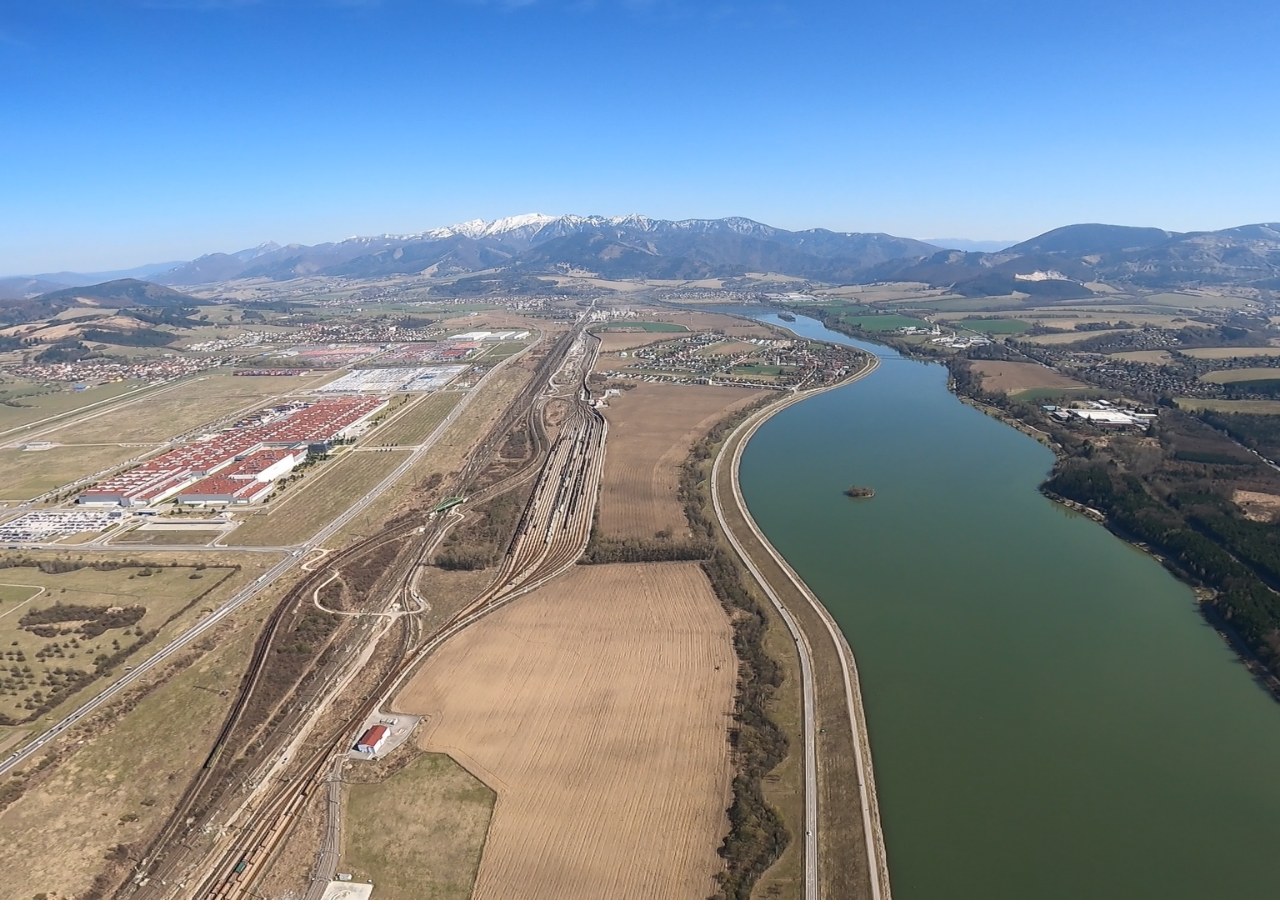
<file: kamery.html>
<!DOCTYPE html>
<html lang="sk">
<head>
<title>Kamery</title>
<meta charset="UTF-8">
    <meta name="viewport" content="width=device-width, initial-scale=1.0">
    <link rel="stylesheet" href="homepage.css">
    <link rel="preconnect" href="https://fonts.googleapis.com">
    <link rel="preconnect" href="https://fonts.googleapis.com">
    <link rel="preconnect" href="https://fonts.googleapis.com">
    <link rel="preconnect" href="https://fonts.gstatic.com" crossorigin>
    <link href="https://fonts.googleapis.com/css2?family=Sigmar+One&display=swap" rel="stylesheet">
</head>
<body class="bodyCam">

    <div id="camStranikWrap"> <iframe class="iFrameStranik" src="http://195.80.164.74:8090/stranik.webm" frameborder="0" allowfullscreen></iframe></div>
    
    



    
</body>
</file>
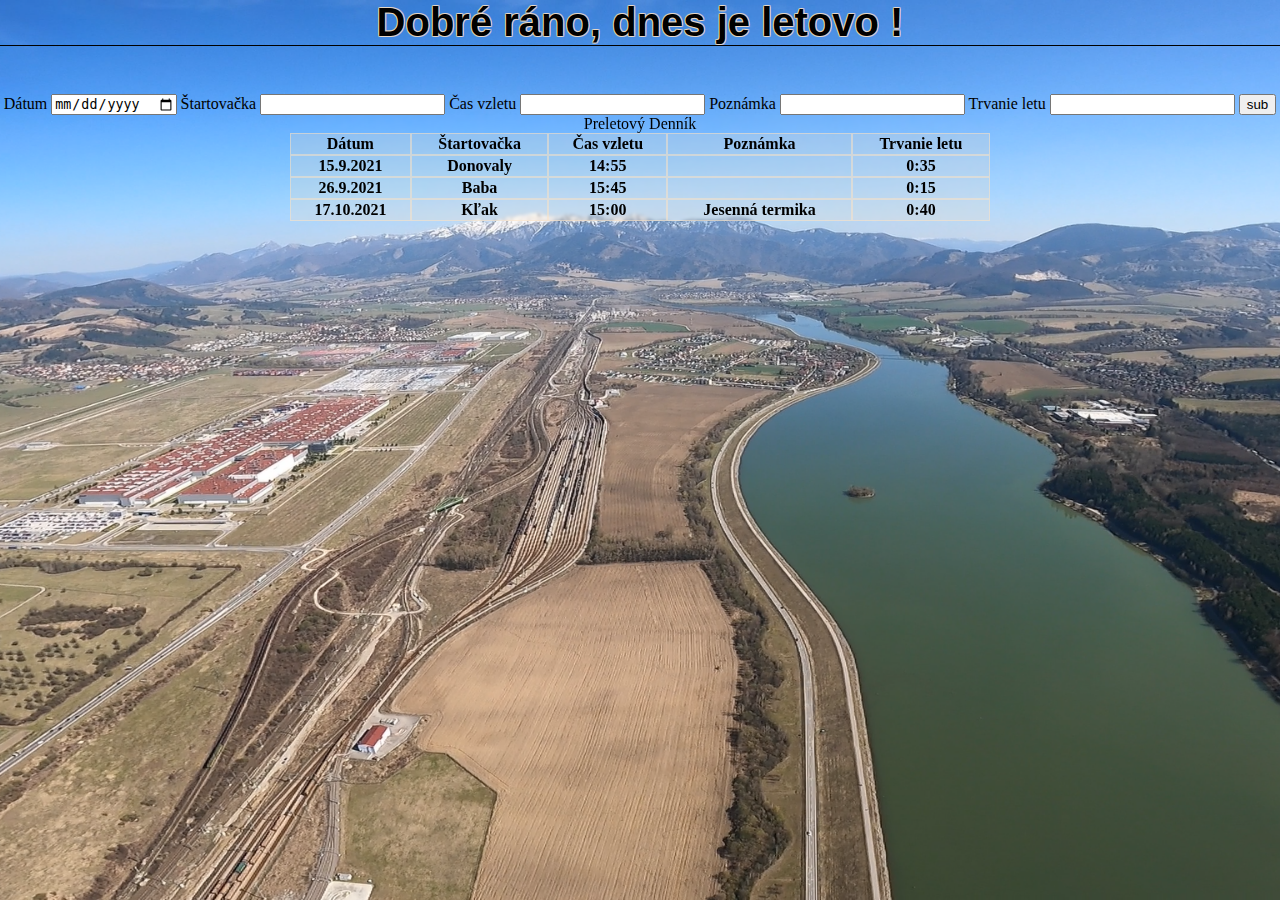
<file: letovyDennik.html>
<!DOCTYPE html>
<html lang="sk">
<head>
<title>HomePage</title>
<meta charset="UTF-8">
    <meta name="viewport" content="width=device-width, initial-scale=1.0">
    <link rel="stylesheet" href="homepage.css">
    <link rel="preconnect" href="https://fonts.googleapis.com">
    <link rel="preconnect" href="https://fonts.googleapis.com">
    <link rel="preconnect" href="https://fonts.googleapis.com">
<link rel="preconnect" href="https://fonts.gstatic.com" crossorigin>
<link href="https://fonts.googleapis.com/css2?family=Sigmar+One&display=swap" rel="stylesheet">
</head>
<body>
    <div class="bodyLD">
       
        <div class="h1" >  
            
            <h1><span id="greetSpan">Dobré ráno</span>, dnes <span>je letovo</span> !</h1>
        </div>
        
        <div class="inputs">
            <label for="input1">Dátum</label>
            <input name="input1" type="date" id="input1">
            
            <label for="input2">Štartovačka</label>
            <input name="input2" type="text" id="input2">
      
            <label for="input3">Čas vzletu</label>
            <input name="input3" type="text" id="input3">
      
            <label for="input4">Poznámka</label>
            <input name="input4" type="text" id="input4">
      
            <label for="input5">Trvanie letu</label>
            <input name="input5" type="text" id="input5">
            
            <button type="button" onclick="addRow()">sub</button>
          </div>
    
          <table id="myTable">
        <caption>Preletový Denník</caption>
        <tr>
            <th scope="col">Dátum</th>
            <th scope="col">Štartovačka</th>
            <th scope="col">Čas vzletu</th>
            <th scope="col">Poznámka</th>
            <th scope="col">Trvanie letu</th>
            
        </tr>
        <tr>
            <td>15.9.2021</td>
            <td>Donovaly</td>
            <td>14:55</td>
            <td></td>
            <td>0:35</td>
            
        </tr>
        <tr>
            <td>26.9.2021</td>
            <td>Baba</td>
            <td>15:45</td>
            <td></td>
            <td>0:15</td>
            
        </tr>
        <tr>
            <td>17.10.2021</td>
            <td>Kľak</td>
            <td>15:00</td>
            <td>Jesenná termika</td>
            <td>0:40</td>
            
        </tr>
  </table>
 
    </div>
    <p id="main"></p>
    <script type="module" src="denik.js"></script>
    <script src="https://ajax.googleapis.com/ajax/libs/jquery/3.6.3/jquery.min.js"></script>
    <script src="denik.js"></script>
</body>
</file>
<file: homepage.css>
body, .bodyCam{
    background: url(stranik.png);
    width: 100%;
    height: 100vh;
    display: flex;
    justify-content: center;
    flex-direction: row;
    margin: 0;
    background-size: cover;
    background-repeat: no-repeat;
    background-position: center;
    background-attachment: fixed;
}
.bodyLD{
    width: 100vw;
    display: flex;
    flex-direction: column;
    align-items: center;
}
.inputs{
    margin-top: 3rem;
}
.wrapper{
    width: 100vw;
    height: 100%;
    display: grid;
}
.h1{
   width:100%;
   display: flex;
   justify-content: center;
   align-items: center;
   border-bottom: black 1.5px solid;
   font-family: 'Lucida Sans', 'Lucida Sans Regular', 'Lucida Grande', 'Lucida Sans Unicode', Geneva, Verdana, sans-serif;
   height: fit-content;
   box-sizing: border-box;
}
h1{
    font-size: 2.5rem;
    text-shadow: black 1px 1px 1px;
    padding: 15px;  
    padding-top: 0; 
    padding-bottom: 0;
    text-align: center;
    box-sizing: border-box;
    margin: 0;
    /*text-shadow: 1px 0 rgb(0, 255, 0), -1px 0 rgb(0, 255, 0), 0 1px rgb(0, 255, 0), 0 -1px rgb(0, 255, 0),
    1px 1px rgb(0, 255, 0), -1px -1px rgb(0, 255, 0), 1px -1px rgb(0, 255, 0), -1px 1px rgb(0, 255, 0);*/
    text-shadow: 1px 0 rgba(255, 228, 196, 0.5), -1px 0 rgba(255, 228, 196, 0.5), 0 1px rgba(255, 228, 196, 0.5), 0 -1px rgba(255, 228, 196, 0.5),
    1px 1px rgba(255, 228, 196, 0.5), -1px -1px rgba(255, 228, 196, 0.5), 1px -1px rgba(255, 228, 196, 0.5), -1px 1px rgba(255, 228, 196, 0.5);
    cursor: default;
}
h4{
    margin: 0;
    font-weight: bolder;
}
.optionWrapper{
    display: flex;
    width: 99%;
    margin-top: 2%;
    box-sizing: content-box;
    justify-content: space-evenly;
    flex-wrap: wrap;
    gap: 2rem;
    justify-self: center;
}
.option{
    width: 7rem;
    height: 7rem;
    border: solid 1px rgb(172, 23, 23);
    box-shadow: 15px 15px 15px  rgba(0, 0, 0, 0.582);
    border-radius: 12px;

}
.optionA{
    display: flex;
    width: 100%;
    height: 100%;
    justify-content: center;
    align-items: center;
    font-size: 2rem;
    text-align: center;
    text-decoration: none;   
}
.option:hover{
    transform:scale(1.1) ;
    transition:all 0.5s ;
}
.option:active{
    transform: scale(1);
    border: solid  2px rgb(172, 23, 23);
    transition: 0.1s;
}
.homepageA{
    width: 5%;
    margin-right: 0%;
    background: url([data-uri]);
    opacity: 100%;
    justify-self: start;
    display: flex;
    margin-right: 20%;
    background-size: cover;
    background-repeat: no-repeat;
    background-position: center;
}
table{
    width: 700px;
    justify-self: center;
    color: rgb(0, 0, 0);
    font-size: 16px;
    text-align: center;
    border-spacing: 0;   
    background-color: rgba(255, 228, 196, 0.226);    
    backdrop-filter: blur(1.5px);
    -webkit-backdrop-filter: blur(1.5px);
    cursor: default;
}
#tableSwitchN, #tableSwitchP{
    width: 2rem;
    margin-top: 5px;
    height: 20%;
    align-self: center;
    border: solid 1px rgba(255, 228, 196, 0.5);
    box-sizing: border-box;
    transition: transform 0.3s;
    cursor: pointer;
}
#tableSwitchN:hover, #tableSwitchP:hover{
    transform: scale(1.1);
    border: solid 1px rgb(172, 23, 23);
}
#tableSwitchN:active, #tableSwitchP:active{
    transform: scale(1);
    border: solid 2px rgb(172, 23, 23);
}
#tableSwitchN{
    background: url(right-arrow.png);
    background-color: rgba(255, 228, 196, 0.226);
    background-position: center; 
    background-size: contain;
    background-repeat: no-repeat;
    border-top-right-radius: 2px;
    border-bottom-right-radius: 2px;
    margin-left: 2px;
    backdrop-filter: blur(1.5px);
    -webkit-backdrop-filter: blur(1.5px);
}
#tableSwitchP{
    background: url(left-arrow.png);
    background-color: rgba(255, 228, 196, 0.226);
    background-position: center; 
    background-size: contain;
    background-repeat: no-repeat;
    border-top-left-radius: 2px;
    border-bottom-left-radius: 2px;
    margin-right: 2px; 
    backdrop-filter: blur(1.5px);
    -webkit-backdrop-filter: blur(1.5px);
}
i{
    font-size: 20px; 
}
td, th, tr{
  /*  text-shadow: 1px 0 rgb(0, 255, 0), -1px 0 rgb(0, 255, 0), 0 1px rgb(0, 255, 0), 0 -1px rgb(0, 255, 0),
       1px 1px rgb(0, 255, 0), -1px -1px rgb(0, 255, 0), 1px -1px rgb(0, 255, 0), -1px 1px rgb(0, 255, 0); */
    border: 1px solid rgba(255, 228, 196, 0.5);
    font-weight: bold;
}
td:hover{
   /* background-color: rgba(255, 228, 196, 0.575); */
   border: solid 1px black;
}
.highlight{
    background-color: rgba(255, 228, 196, 0.226);
}
.highlight:hover{
    background-color: rgba(180, 21, 253, 0.226);
}
.tRow1{  
    color: rgb(28, 4, 92);
}
.lCloudsTr{
    color: red;
}
.mCloudsTr{
    color: green;
}
.hCloudsTr{
    color: blue;
}
.doubledCell{
    color: #000;
}

.tHeader {
    font-size: 20px;
}
#divIdWindy{
    background:url(https://encrypted-tbn0.gstatic.com/images?q=tbn:ANd9GcQx30x9e2bsKq2S5FUJ4QcKu7bwydzz2o3bXA&usqp=CAU) ;
}
#divIdXcmeteo{
    background:url([data-uri]) ;
}
#divIdMF{
    background:url([data-uri]) ;
}
#divIdMB{
    background: url([data-uri]);
}
#divIdSHMU{
    background:url(https://encrypted-tbn0.gstatic.com/images?q=tbn:ANd9GcQ-vHom9ZC-_LrMwFD-4YWx6x14GxK4Bg8GHw&usqp=CAU);
}
#divIdXc{
    background:url([data-uri]);
}
#divIdLD{
    background:url(https://encrypted-tbn0.gstatic.com/images?q=tbn:ANd9GcSWZeQOfMu9lTZ-hT88tkAJHC3efxCJaWRNVA&usqp=CAU);
}
#divIdGm{
    background:url([data-uri]);
}
#divIdMapy{
    background:url([data-uri]);    
}
#divIdCam{
    background:url(https://encrypted-tbn0.gstatic.com/images?q=tbn:ANd9GcQlhilRj9lT9cFvPABV7tgc5WN4YqyH0OLw0w&usqp=CAU);
}
#divIdHZS{
    background: url([data-uri]);
}
#divIdWindy, #divIdXcmeteo, #divIdMF, #divIdMB, #divIdSHMU, #divIdXc, #divIdLD, #divIdGm, #divIdMapy, #divIdCam, #divIdHZS{
    background-size: cover;
    background-repeat: no-repeat;
    background-position: center;
    opacity: 75%; 
}
.form{
    
    display: flex;
    justify-content: center;
    margin-top: 2%;
    height: auto;  
    flex-direction: column; 
}
form{
    display: flex;
    flex-direction: column;
    align-items: center;
    justify-content: space-around;
    width: 100%;
}
#submitG{
    margin-top: 1%;
    width: 70px;
    height: 30px;
    box-shadow:0px 0px 0px 1.5px rgba(255, 228, 196, 0.5);
    border-radius: 2px;
    border: solid 2px black;
    background: rgba(255, 255, 255, 0.473);
}
.AIOutputDiv{
    display: flex;
    justify-content: center;
    margin-top: 1%;
    background-color: rgba(255, 228, 196, 0.288);
    width: 60%;
    min-height: 20%;
    align-self: center;
    border: solid 1px rgba(255, 228, 196, 0.5);
    border-radius: 3px;
    align-items: center;
    font-size: 10px;
    font-weight: bolder;
}
#AioutputP{
    width: 100%;
}
.inputGClass{
    width: 15%;
    background: rgba(255, 255, 255, 0.226);
    text-align: center;
    margin-top: 1%;
    font-weight: bold;
    backdrop-filter: blur(1.5px);
    -webkit-backdrop-filter: blur(1.5px);
}

.labelG{
    display: inline-block;
    font-size: 30px;
    font-weight: bolder;
    /*text-shadow: 1px 0 rgb(0, 255, 0), -1px 0 rgb(0, 255, 0), 0 1px rgb(0, 255, 0), 0 -1px rgb(0, 255, 0),
    1px 1px rgb(0, 255, 0), -1px -1px rgb(0, 255, 0), 1px -1px rgb(0, 255, 0), -1px 1px rgb(0, 255, 0);*/
    text-shadow: 1px 0 rgba(255, 228, 196, 0.5), -1px 0 rgba(255, 228, 196, 0.5), 0 1px rgba(255, 228, 196, 0.5), 0 -1px rgba(255, 228, 196, 0.5),
    1px 1px rgba(255, 228, 196, 0.5), -1px -1px rgba(255, 228, 196, 0.5), 1px -1px rgba(255, 228, 196, 0.5), -1px 1px rgba(255, 228, 196, 0.5);
}
.google{
    font-size: 40px;
}
.g{color: rgba(66,133,244,255);} .o1e{color: rgb(234,67,53,255);} .o2{color: rgba(251,188,5,255);} .l{color: rgba(52,168,83,255);} 
.footer{
    display: flex;
    justify-content: center;
    align-items: space-between;  
    width: 100vw;    
    flex-wrap: nowrap;
    height: auto;
    position: relative;
    margin-bottom: 3rem;
    margin-top: 3px; 
    flex-direction: row;
}
.weatherContainer{
    display: flex;  
    flex-direction: column;
    align-items: center;
    width: 45%;
    height: 8rem;
    justify-content: center;
}
.sunRiseSunSet{
    display: flex;
    flex-direction: column;
    align-items: center;
    justify-content: space-evenly;   
    width: 45%;
    height: 8rem;
}
.weatherInfo{
    display: flex;
    flex-direction: row;
    width: 100%;
    justify-content: space-between;
    align-items: center;   
    justify-self: center;
    background-color: rgba(255, 228, 196, 0.226);
    height: fit-content;
    padding: 5px 5px;
    margin-top: 3px;
    backdrop-filter: blur(1.5px);
    -webkit-backdrop-filter: blur(1.5px);
    border-top: solid 1px rgba(255, 228, 196, 0.5);
    border-radius: 2px;
    cursor: default;
    align-self: flex-end;
    box-sizing: border-box;   
    font-size: 16px;
    font-weight: bolder;
}
p{
  margin: 0;

}
.sunriseP{
    margin-left: 2rem;
}
.sunsetP{
    margin-right: 2rem;
}
.tempFeel, .tempC, .desc, .windS, .windD, #location, .c, .hum, h4{
    font-weight: bolder;
    font-size: 20px;
    color: rgb(0, 0, 0);
    /*text-shadow: 1px 0 rgb(0, 255, 0), -1px 0 rgb(0, 255, 0), 0 1px rgb(0, 255, 0), 0 -1px rgb(0, 255, 0),
    1px 1px rgb(0, 255, 0), -1px -1px rgb(0, 255, 0), 1px -1px rgb(0, 255, 0), -1px 1px rgb(0, 255, 0);*/
    text-shadow: 1px 0 rgba(255, 228, 196, 0.5), -1px 0 rgba(255, 228, 196, 0.5), 0 1px rgba(255, 228, 196, 0.5), 0 -1px rgba(255, 228, 196, 0.5),
    1px 1px rgba(255, 228, 196, 0.5), -1px -1px rgba(255, 228, 196, 0.5), 1px -1px rgba(255, 228, 196, 0.5), -1px 1px rgba(255, 228, 196, 0.5);
}
iframe{
    width: 100%;
    height: 100%;
    margin: 0;
    border: none;
}
#camStranikWrap{
    height:100%;
    width:100%;
}
#camChlebWrap{
    height:100%;
    width:90%;
}
.camP{
    text-align: center;
}
.bodyCam{
    flex-wrap: wrap;
}
.selectorDiv{
    display: flex;
    flex-direction: row;
    align-self: center;
    justify-self: center;
    align-items: space-evenly;
    width: 9rem;
    margin-top: 1%;
}
#changeLoc{
    background: rgba(255, 228, 196, 0.226);
    width: 100%;
    text-align: center;
    border: solid 1px rgba(255, 228, 196, 0.5);
    font-weight: bolder;
    backdrop-filter: blur(1.5px);
    -webkit-backdrop-filter: blur(1.5px);
    cursor: pointer;
}
@media (max-width: 1600px) {
    .option {
        width: 6rem;
        height: 6rem;
    }
    .optionWrapper{
        gap: 1.5rem;
    }
}
@media (max-width: 1370px) {
        .option {
        width: 5rem;
        height: 5rem;
    }
    .optionWrapper{
        gap: 1.4rem;
    }
}
@media (max-width: 780px) {
    .option {
        width: 4rem;
        height: 4rem;
    }
    h1 {
        font-size: 2rem;
        padding: 10px;       
       }
    #timeDate{
        font-size: 14px;
    }
    .tempFeel, .tempC, .desc, .windS, .windD, #location, .c, h4{
        font-size: 15px;
    }
    .labelG{
        
        margin-top: 3%;
    }
   
    .AIOutputDiv{
        margin-top: 3%;
    }
    #submitG {
        margin-top: 3%;
    }
    .inputGClass {
        margin-top: 3%;
    }
    table{
        width: max-content; 
        font-size: 13px;
        height: min-content;
        align-self: center;
    }
    .tHeader{
        font-size: 16px;
    }
}

@media (max-width: 600px) {
    table {
        font-size: 10px;
    }
    h1{
        font-size: 1.8rem;
    }
}
@media (max-width: 481px) {  
  
    h1 {
        font-size: 20px;
        padding: 5px;
    }
    #timeDate{
        font-size: 12px;
    }
    .tempFeel, .tempC, .desc, .windS, .windD, #location, .c, .hum, h4{
        font-size: 12px;
    }
    .labelG{
        font-size: 20px;
        margin-top: 3%;
    }
    .optionWrapper{
        
        gap: 1.2rem;
    }
    .option:hover{
        transform:none;
    }
    .AIOutputDiv{
        margin-top: 3%;
    }
    #submitG {
        margin-top: 3%;
    }
    .inputGClass {
        margin-top: 3%;
    }
    table{
        width: auto;
        font-size: 6px;
        height: min-content;
    }
    .tHeader{
        font-size: 8px;
    }
}
</file>
